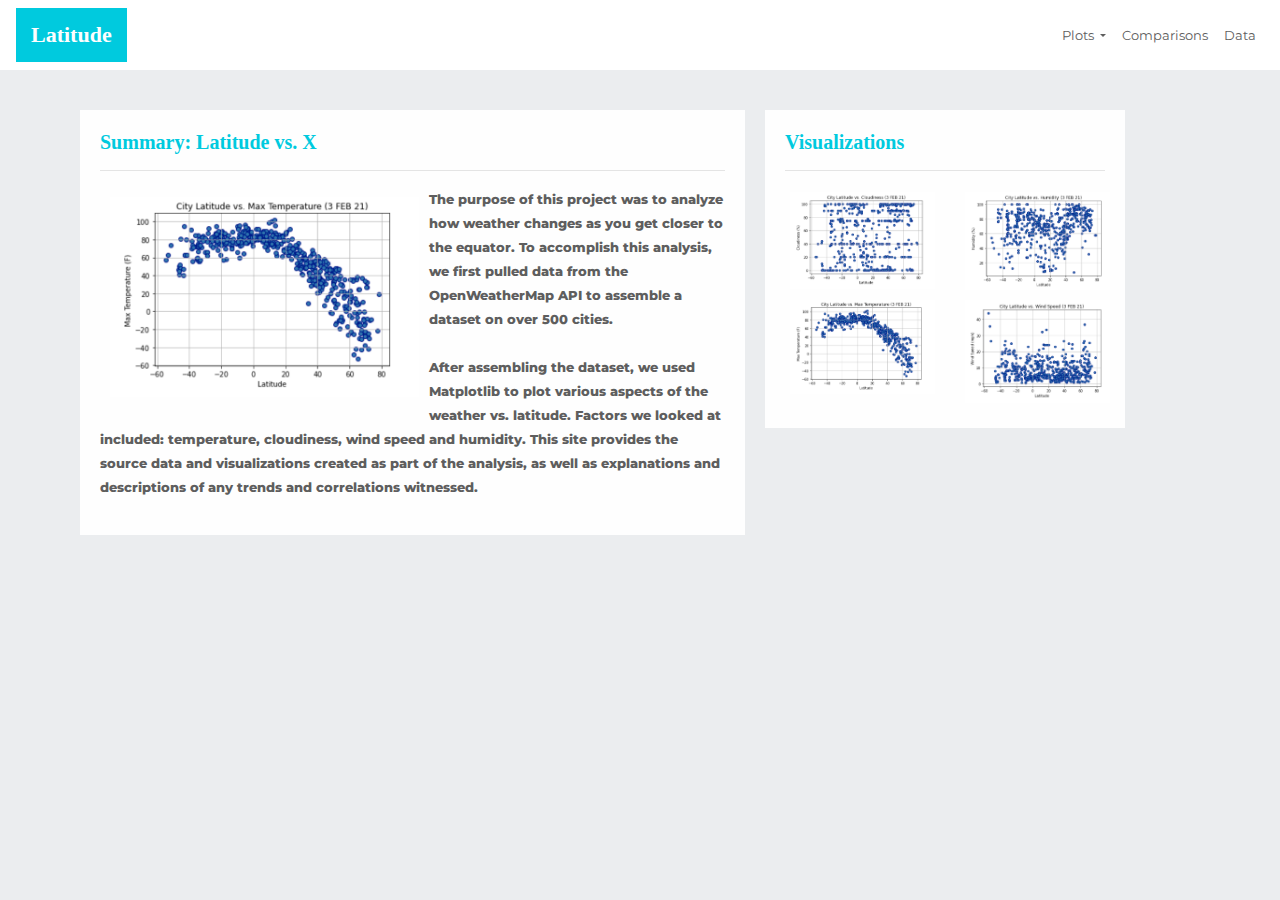
<file: index.html>
<!DOCTYPE html>
<html lang="en">
<head>
  <meta charset="UTF-8">
  <title>Web Design Challenge</title>
  <link rel="stylesheet" href="https://stackpath.bootstrapcdn.com/bootstrap/4.3.1/css/bootstrap.min.css" integrity="sha384-ggOyR0iXCbMQv3Xipma34MD+dH/1fQ784/j6cY/iJTQUOhcWr7x9JvoRxT2MZw1T" crossorigin="anonymous">
  <link rel="stylesheet" href="style.css">
  <link rel="preconnect" href="https://fonts.gstatic.com">
  <link href="https://fonts.googleapis.com/css2?family=Montserrat&display=swap" rel="stylesheet">
</head>
<body>
    <nav class="navbar navbar-expand-lg navbar-white bg-white">
        <div class="d-flex">
            <a class="navbar-brand" href="#">
                Latitude
            </a>
            <button class="navbar-toggler" type="button" data-toggle="collapse" data-target="#" aria-controls="navbarToggler" aria-expanded="false" aria-label="Toggle navigation">
                <span class="navbar-toggler-icon"></span>
            </button>
        </div>
        <div class="collapse navbar-collapse flex-grow-1">
        </div>
        <button type="button" class="navbar-toggler collapsed ml-auto" data-toggle="collapse" role="button" aria-pressed="false" data-target="#menu_items">
            <div class="hamburger"></div>
            <div class="hamburger"></div>
            <div class="hamburger"></div>
        </button>
        <div class="collapse navbar-collapse flex-grow-1" id="menu_items">
            <ul class="navbar-nav ml-auto flex-nowrap">
                <li class="nav-item dropdown">
                    <a class="nav-link dropdown-toggle" href="#" id="navbarDropdown" role="button" data-toggle="dropdown" aria-haspopup="true" aria-expanded="false">
                      Plots
                    </a>
                    <div class="dropdown-menu" aria-labelledby="navbarDropdown">
                      <a class="dropdown-item" href="./max_temp.html">Max Temperature</a>
                      <a class="dropdown-item" href="./humidity.html">Humidity</a>
                      <a class="dropdown-item" href="./cloudiness.html">Cloudiness</a>
                      <a class="dropdown-item" href="./wind.html">Wind Speed</a>
                    </div>
                </li>
                <li class="nav-item">
                    <a class="nav-link" href="./comparisons.html" type="button">
                        Comparisons
                    </a>
                </li>
                <li class="nav-item">
                    <a class="nav-link" href="./data.html" type="button">
                        Data
                    </a>
                </li>
            </ul>
        </div>
    </nav>
    
    <div class="container">
        <div class="row">
            <div class="col-12 col-lg-7 box">
                <h1>Summary: Latitude vs. X</h1>
                <hr>
                <img src="./Images/city_lat_vs_max_temp.PNG" alt="Scatter plot depicting city latitude 
                versus max temperature" class="summary-image"/>
                <p>The purpose of this project was to analyze how weather changes as you get closer to the 
                    equator. To accomplish this analysis, we first pulled data from the OpenWeatherMap API to 
                    assemble a dataset on over 500 cities.<br><br> After assembling the dataset, we used Matplotlib
                    to plot various aspects of the weather vs. latitude. Factors we looked at included:
                    temperature, cloudiness, wind speed and humidity. This site provides the source data and
                    visualizations created as part of the analysis, as well as explanations and descriptions
                    of any trends and correlations witnessed.
                </p>
            </div>
            <div class="col-12 col-lg-4">
                <div class="row">
                    <div class="col box">
                        <h1>Visualizations</h1>
                        <hr>
                        <div class="row">
                            <div class="col-3 col-lg-6">
                                <a href="./cloudiness.html"><img src="./Images/city_lat_vs_cloudiness.PNG" alt="Scatter plot depicting city latitude versus cloudiness" class="nested-image"/>
                            </div>
                            <div class="col-3 col-lg-6">
                                <a href="./humidity.html"><img src="./Images/city_lat_vs_humidity.PNG" alt="Scatter plot depicting city latitude versus humidity" class="nested-image"/>
                            </div>
                            <div class="col-3 col-lg-6">
                                <a href="./max_temp.html"><img src="./Images/city_lat_vs_max_temp.PNG" alt="Scatter plot depicting city latitude versus max temperature" class="nested-image"/>
                            </div>
                            <div class="col-3 col-lg-6">
                                <a href="./wind.html"><img src="./Images/city_lat_vs_wind_speed.PNG" alt="Scatter plot depicting city latitude versus wind speeds" class="nested-image"/>
                            </div>
                        </div>
                    </div>
                </div>
                <div class="row"></div>
            </div>
        </div>
    </div>    
<script src="https://code.jquery.com/jquery-3.3.1.slim.min.js" integrity="sha384-q8i/X+965DzO0rT7abK41JStQIAqVgRVzpbzo5smXKp4YfRvH+8abtTE1Pi6jizo" crossorigin="anonymous"></script>
<script src="https://cdnjs.cloudflare.com/ajax/libs/popper.js/1.14.7/umd/popper.min.js" integrity="sha384-UO2eT0CpHqdSJQ6hJty5KVphtPhzWj9WO1clHTMGa3JDZwrnQq4sF86dIHNDz0W1" crossorigin="anonymous"></script>
<script src="https://stackpath.bootstrapcdn.com/bootstrap/4.3.1/js/bootstrap.min.js" integrity="sha384-JjSmVgyd0p3pXB1rRibZUAYoIIy6OrQ6VrjIEaFf/nJGzIxFDsf4x0xIM+B07jRM" crossorigin="anonymous"></script>
<script src="https://cdnjs.cloudflare.com/ajax/libs/jquery/2.1.3/jquery.min.js"></script>
<script src="https://cdnjs.cloudflare.com/ajax/libs/twitter-bootstrap/3.3.7/js/bootstrap.min.js"></script>


</body>

</html>
</file>
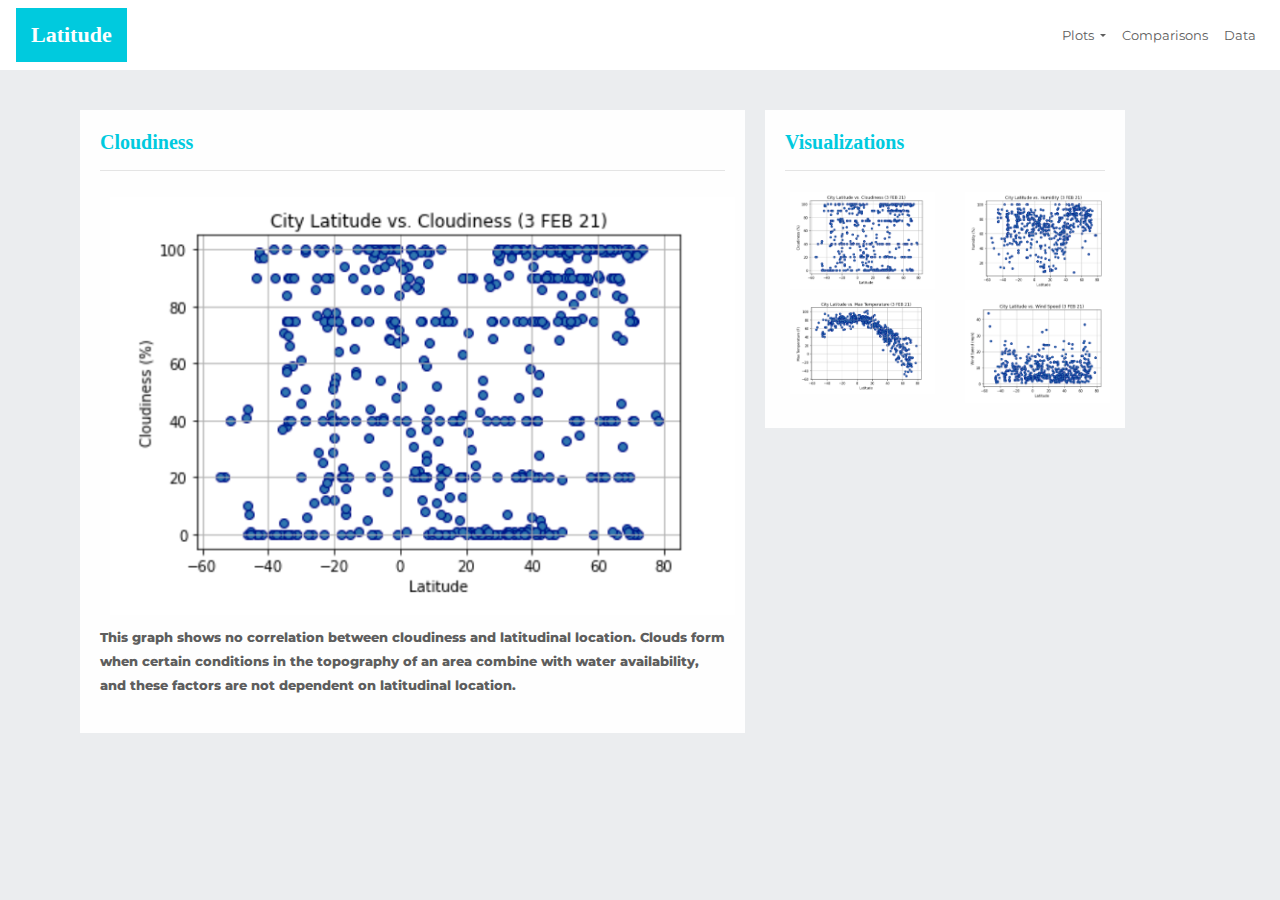
<file: cloudiness.html>
<!DOCTYPE html>
<html lang="en">

<head>
  <meta charset="UTF-8">
  <title>Web Design Challenge</title>
  <link rel="stylesheet" href="https://stackpath.bootstrapcdn.com/bootstrap/4.3.1/css/bootstrap.min.css" integrity="sha384-ggOyR0iXCbMQv3Xipma34MD+dH/1fQ784/j6cY/iJTQUOhcWr7x9JvoRxT2MZw1T" crossorigin="anonymous">
  <link rel="stylesheet" href="style.css">
  <link rel="preconnect" href="https://fonts.gstatic.com">
  <link href="https://fonts.googleapis.com/css2?family=Montserrat&display=swap" rel="stylesheet">
</head>

<body>

    <nav class="navbar navbar-expand-lg navbar-white bg-white">
        <div class="d-flex">
            <a class="navbar-brand" href="./index.html">
                Latitude
            </a>
            <button class="navbar-toggler" type="button" data-toggle="collapse" data-target="#" aria-controls="navbarToggler" aria-expanded="false" aria-label="Toggle navigation">
                <span class="navbar-toggler-icon"></span>
            </button>
        </div>
        <button type="button" class="navbar-toggler collapsed ml-auto" data-toggle="collapse" role="button" aria-pressed="false" data-target="#menu_items">
            <div class="hamburger"></div>
            <div class="hamburger"></div>
            <div class="hamburger"></div>
        </button>
        <div class="collapse navbar-collapse flex-grow-1" id="menu_items">
            <ul class="navbar-nav ml-auto flex-nowrap">
                <li class="nav-item dropdown">
                    <a class="nav-link dropdown-toggle" href="#" id="navbarDropdown" role="button" data-toggle="dropdown" aria-haspopup="true" aria-expanded="false">
                      Plots
                    </a>
                    <div class="dropdown-menu" aria-labelledby="navbarDropdown">
                      <a class="dropdown-item" href="./max_temp.html">Max Temperature</a>
                      <a class="dropdown-item" href="./humidity.html">Humidity</a>
                      <a class="dropdown-item" href="./cloudiness.html">Cloudiness</a>
                      <a class="dropdown-item" href="./wind.html">Wind Speed</a>
                    </div>
                </li>
                <li class="nav-item">
                    <a class="nav-link" href="./comparisons.html" type="button">
                        Comparisons
                    </a>
                </li>
                <li class="nav-item">
                    <a class="nav-link" href="./data.html" type="button">
                        Data
                    </a>
                </li>
            </ul>
        </div>
    </nav>

    <div class="container">
        <div class="row">
            <div class="col-12 col-lg-7 box">
                <div class="row">
                    <div class="col">
                        <h1>Cloudiness</h1>
                        <hr>
                        <img src="./Images/city_lat_vs_cloudiness.PNG" alt="Scatter plot depicting city latitude 
                        versus cloudiness" class="image"/>
                    </div>
                </div>
                <div class="row">
                    <div class="col">
                        <p>This graph shows no correlation between cloudiness and latitudinal location.
                            Clouds form when certain conditions in the topography of an area combine with water availability,
                            and these factors are not dependent on latitudinal location. 
                        </p>
                    </div>
                </div>
            </div>
            <div class="col-12 col-lg-4">
                <div class="row">
                    <div class="col box">
                        <h1>Visualizations</h1>
                        <hr>
                        <div class="row">
                            <div class="col-3 col-lg-6">
                                <a href="./cloudiness.html"><img src="./Images/city_lat_vs_cloudiness.PNG" alt="Scatter plot depicting city latitude versus cloudiness" class="nested-image"/>
                            </div>
                            <div class="col-3 col-lg-6">
                                <a href="./humidity.html"><img src="./Images/city_lat_vs_humidity.PNG" alt="Scatter plot depicting city latitude versus humidity" class="nested-image"/>
                            </div>
                            <div class="col-3 col-lg-6">
                                <a href="./max_temp.html"><img src="./Images/city_lat_vs_max_temp.PNG" alt="Scatter plot depicting city latitude versus max temperature" class="nested-image"/>
                            </div>
                            <div class="col-3 col-lg-6">
                                <a href="./wind.html"><img src="./Images/city_lat_vs_wind_speed.PNG" alt="Scatter plot depicting city latitude versus wind speeds" class="nested-image"/>
                            </div>
                        </div>
                    </div>
                </div>
                <div class="row">
                </div>
            </div>
        </div>
    </div>    





<script src="https://code.jquery.com/jquery-3.3.1.slim.min.js" integrity="sha384-q8i/X+965DzO0rT7abK41JStQIAqVgRVzpbzo5smXKp4YfRvH+8abtTE1Pi6jizo" crossorigin="anonymous"></script>
<script src="https://cdnjs.cloudflare.com/ajax/libs/popper.js/1.14.7/umd/popper.min.js" integrity="sha384-UO2eT0CpHqdSJQ6hJty5KVphtPhzWj9WO1clHTMGa3JDZwrnQq4sF86dIHNDz0W1" crossorigin="anonymous"></script>
<script src="https://stackpath.bootstrapcdn.com/bootstrap/4.3.1/js/bootstrap.min.js" integrity="sha384-JjSmVgyd0p3pXB1rRibZUAYoIIy6OrQ6VrjIEaFf/nJGzIxFDsf4x0xIM+B07jRM" crossorigin="anonymous"></script>
        
</body>
        
</html>
</file>
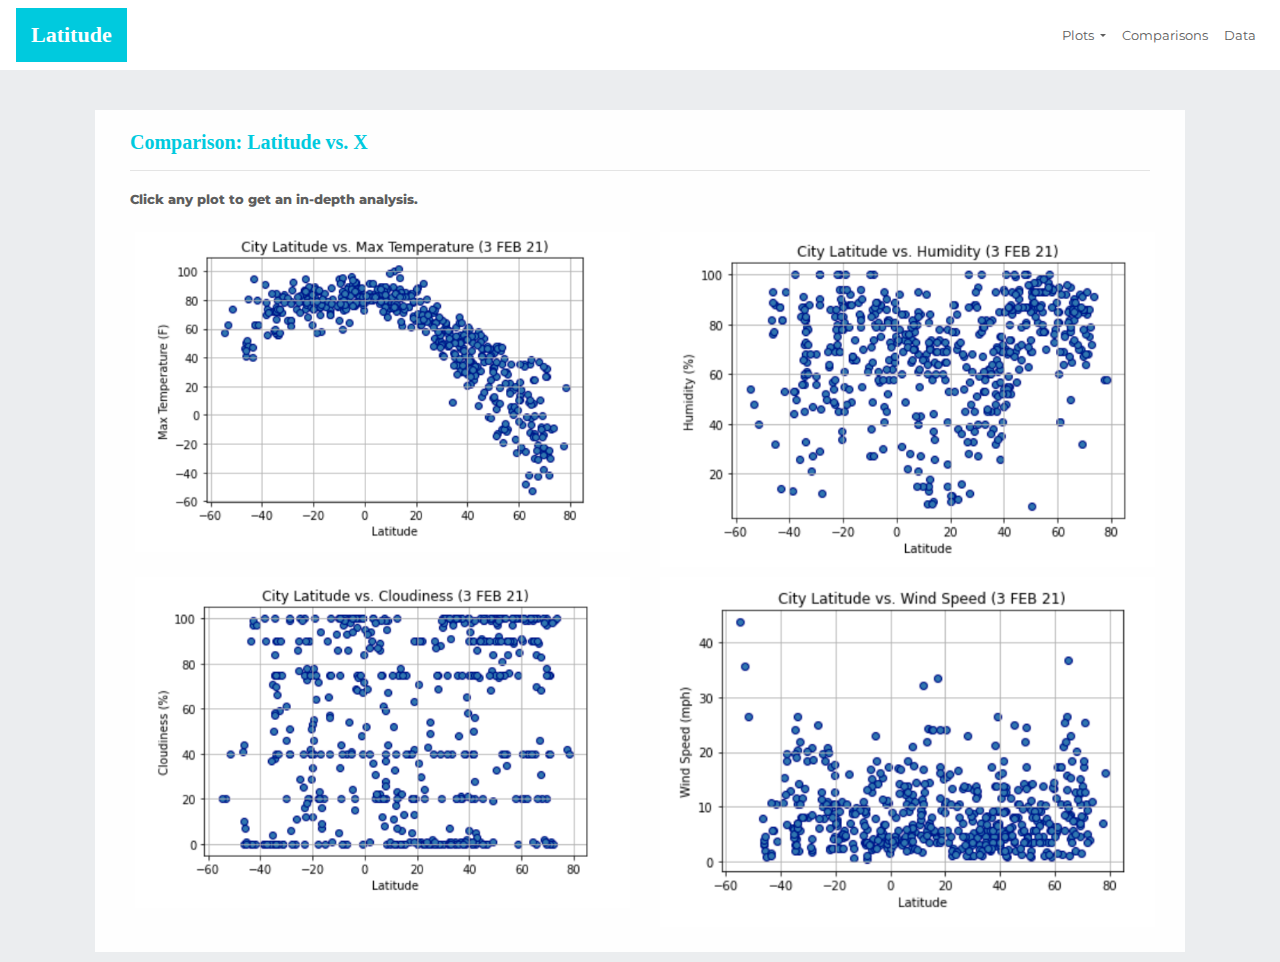
<file: comparisons.html>
<!DOCTYPE html>
<html lang="en">

<head>
  <meta charset="UTF-8">
  <title>Web Design Challenge</title>
  <link rel="stylesheet" href="https://stackpath.bootstrapcdn.com/bootstrap/4.3.1/css/bootstrap.min.css" integrity="sha384-ggOyR0iXCbMQv3Xipma34MD+dH/1fQ784/j6cY/iJTQUOhcWr7x9JvoRxT2MZw1T" crossorigin="anonymous">
  <link rel="stylesheet" href="style.css">
  <link rel="preconnect" href="https://fonts.gstatic.com">
  <link href="https://fonts.googleapis.com/css2?family=Montserrat&display=swap" rel="stylesheet">
</head>

<body>

    <nav class="navbar navbar-expand-lg navbar-white bg-white">
        <div class="d-flex">
            <a class="navbar-brand" href="./index.html">
                Latitude
            </a>
            <button class="navbar-toggler" type="button" data-toggle="collapse" data-target="#" aria-controls="navbarToggler" aria-expanded="false" aria-label="Toggle navigation">
                <span class="navbar-toggler-icon"></span>
            </button>
        </div>
        <button type="button" class="navbar-toggler collapsed ml-auto" data-toggle="collapse" role="button" aria-pressed="false" data-target="#menu_items">
            <div class="hamburger"></div>
            <div class="hamburger"></div>
            <div class="hamburger"></div>
        </button>
        <div class="collapse navbar-collapse flex-grow-1" id="menu_items">
            <ul class="navbar-nav ml-auto flex-nowrap">
                <li class="nav-item dropdown">
                    <a class="nav-link dropdown-toggle" href="#" id="navbarDropdown" role="button" data-toggle="dropdown" aria-haspopup="true" aria-expanded="false">
                      Plots
                    </a>
                    <div class="dropdown-menu" aria-labelledby="navbarDropdown">
                      <a class="dropdown-item" href="./max_temp.html">Max Temperature</a>
                      <a class="dropdown-item" href="./humidity.html">Humidity</a>
                      <a class="dropdown-item" href="./cloudiness.html">Cloudiness</a>
                      <a class="dropdown-item" href="./wind.html">Wind Speed</a>
                    </div>
                </li>
                <li class="nav-item">
                    <a class="nav-link" href="./comparisons.html" type="button">
                        Comparisons
                    </a>
                </li>
                <li class="nav-item">
                    <a class="nav-link" href="./data.html" type="button">
                        Data
                    </a>
                </li>
            </ul>
        </div>
    </nav>

    <div class="container">
        <div class="row box">
            <div class="col-12">
                <h1>Comparison: Latitude vs. X</h1>
                <hr>
                <p>Click any plot to get an in-depth analysis.</p>
            </div>
            <div class="col-12">
                <div class="row">
                    <div class="col-12 col-md-6">
                        <a href="./max_temp.html"><img src="./Images/city_lat_vs_max_temp.PNG" alt="Scatter plot depicting city latitude versus max temperature" class="nested-image"/>
                    </div>
                    <div class="col-12 col-md-6">
                        <a href="./humidity.html"><img src="./Images/city_lat_vs_humidity.PNG" alt="Scatter plot depicting city latitude versus humidity" class="nested-image"/>
                    </div>
                </div>
                <div class="row">
                    <div class="col-12 col-md-6">
                        <a href="./cloudiness.html"><img src="./Images/city_lat_vs_cloudiness.PNG" alt="Scatter plot depicting city latitude versus cloudiness" class="nested-image"/>
                    </div>
                    <div class="col-12 col-md-6">
                        <a href="./wind.html"><img src="./Images/city_lat_vs_wind_speed.PNG" alt="Scatter plot depicting city latitude versus wind speeds" class="nested-image"/>
                    </div>
                </div>
            </div>
        </div>
    </div>

<script src="https://code.jquery.com/jquery-3.3.1.slim.min.js" integrity="sha384-q8i/X+965DzO0rT7abK41JStQIAqVgRVzpbzo5smXKp4YfRvH+8abtTE1Pi6jizo" crossorigin="anonymous"></script>
<script src="https://cdnjs.cloudflare.com/ajax/libs/popper.js/1.14.7/umd/popper.min.js" integrity="sha384-UO2eT0CpHqdSJQ6hJty5KVphtPhzWj9WO1clHTMGa3JDZwrnQq4sF86dIHNDz0W1" crossorigin="anonymous"></script>
<script src="https://stackpath.bootstrapcdn.com/bootstrap/4.3.1/js/bootstrap.min.js" integrity="sha384-JjSmVgyd0p3pXB1rRibZUAYoIIy6OrQ6VrjIEaFf/nJGzIxFDsf4x0xIM+B07jRM" crossorigin="anonymous"></script>
        
</body>
        
</html>
</file>
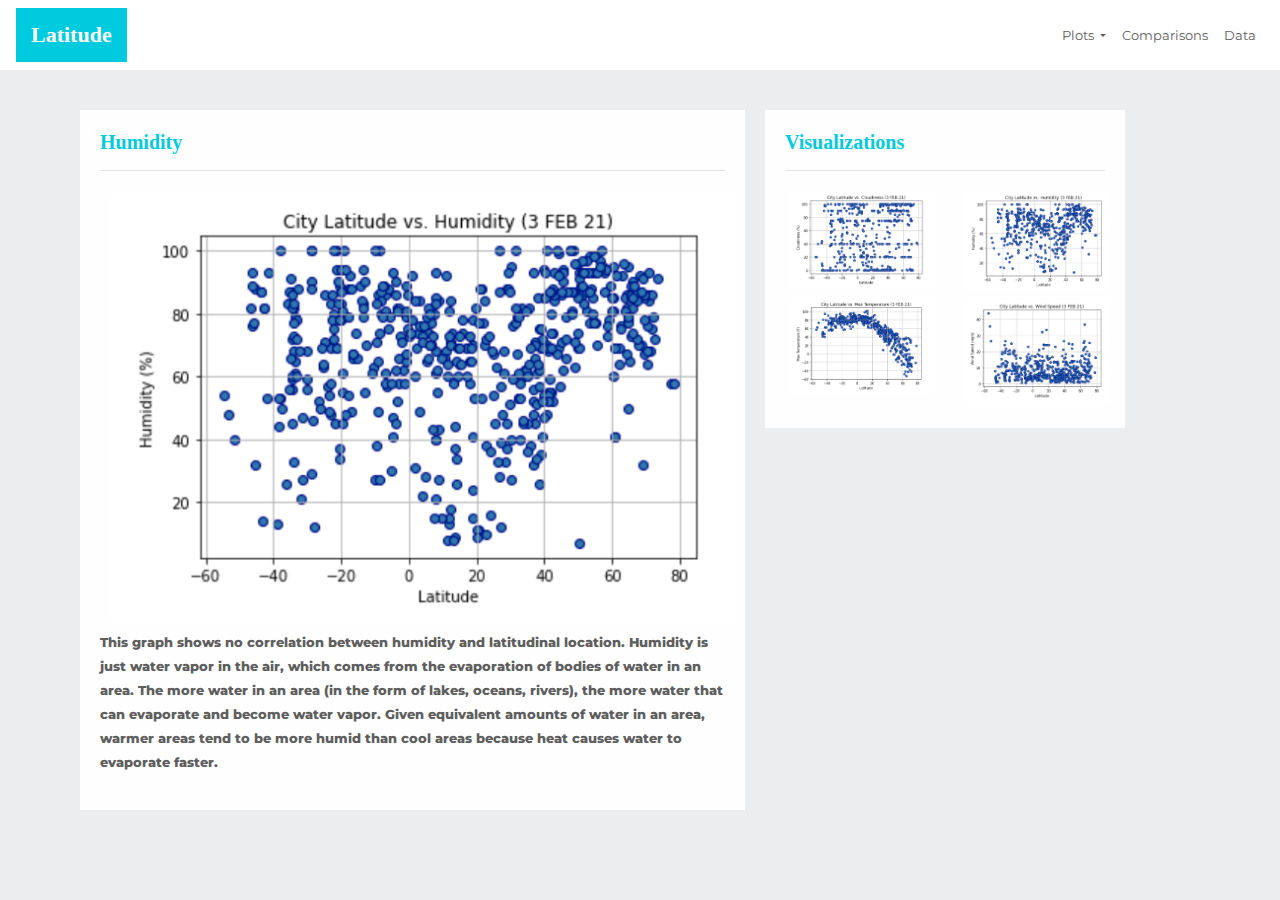
<file: humidity.html>
<!DOCTYPE html>
<html lang="en">

<head>
  <meta charset="UTF-8">
  <title>Web Design Challenge</title>
  <link rel="stylesheet" href="https://stackpath.bootstrapcdn.com/bootstrap/4.3.1/css/bootstrap.min.css" integrity="sha384-ggOyR0iXCbMQv3Xipma34MD+dH/1fQ784/j6cY/iJTQUOhcWr7x9JvoRxT2MZw1T" crossorigin="anonymous">
  <link rel="stylesheet" href="style.css">
  <link rel="preconnect" href="https://fonts.gstatic.com">
  <link href="https://fonts.googleapis.com/css2?family=Montserrat&display=swap" rel="stylesheet">
</head>

<body>

    <nav class="navbar navbar-expand-lg navbar-white bg-white">
        <div class="d-flex">
            <a class="navbar-brand" href="./index.html">
                Latitude
            </a>
            <button class="navbar-toggler" type="button" data-toggle="collapse" data-target="#" aria-controls="navbarToggler" aria-expanded="false" aria-label="Toggle navigation">
                <span class="navbar-toggler-icon"></span>
            </button>
        </div>
        <button type="button" class="navbar-toggler collapsed ml-auto" data-toggle="collapse" role="button" aria-pressed="false" data-target="#menu_items">
            <div class="hamburger"></div>
            <div class="hamburger"></div>
            <div class="hamburger"></div>
        </button>
        <div class="collapse navbar-collapse flex-grow-1" id="menu_items">
            <ul class="navbar-nav ml-auto flex-nowrap">
                <li class="nav-item dropdown">
                    <a class="nav-link dropdown-toggle" href="#" id="navbarDropdown" role="button" data-toggle="dropdown" aria-haspopup="true" aria-expanded="false">
                      Plots
                    </a>
                    <div class="dropdown-menu" aria-labelledby="navbarDropdown">
                      <a class="dropdown-item" href="./max_temp.html">Max Temperature</a>
                      <a class="dropdown-item" href="./humidity.html">Humidity</a>
                      <a class="dropdown-item" href="./cloudiness.html">Cloudiness</a>
                      <a class="dropdown-item" href="./wind.html">Wind Speed</a>
                    </div>
                </li>
                <li class="nav-item">
                    <a class="nav-link" href="./comparisons.html" type="button">
                        Comparisons
                    </a>
                </li>
                <li class="nav-item">
                    <a class="nav-link" href="./data.html" type="button">
                        Data
                    </a>
                </li>
            </ul>
        </div>
    </nav>

    <div class="container">
        <div class="row">
            <div class="col-12 col-lg-7 box">
                <div class="row">
                    <div class="col">
                        <h1>Humidity</h1>
                        <hr>
                        <img src="./Images/city_lat_vs_humidity.PNG" alt="Scatter plot depicting city latitude 
                        versus humidity" class="image"/>
                    </div>
                </div>
                <div class="row">
                    <div class="col">
                        <p>This graph shows no correlation between humidity and latitudinal location. Humidity is just
                            water vapor in the air, which comes from the evaporation of bodies of water in an area. The 
                            more water in an area (in the form of lakes, oceans, rivers), the more water that can evaporate
                            and become water vapor. Given equivalent amounts of water in an area, warmer areas tend to be more 
                            humid than cool areas because heat causes water to evaporate faster.
                        </p>
                    </div>
                </div>
            </div>
            <div class="col-12 col-lg-4">
                <div class="row">
                    <div class="col box">
                        <h1>Visualizations</h1>
                        <hr>
                        <div class="row">
                            <div class="col-3 col-lg-6">
                                <a href="./cloudiness.html"><img src="./Images/city_lat_vs_cloudiness.PNG" alt="Scatter plot depicting city latitude versus cloudiness" class="nested-image"/>
                            </div>
                            <div class="col-3 col-lg-6">
                                <a href="./humidity.html"><img src="./Images/city_lat_vs_humidity.PNG" alt="Scatter plot depicting city latitude versus humidity" class="nested-image"/>
                            </div>
                            <div class="col-3 col-lg-6">
                                <a href="./max_temp.html"><img src="./Images/city_lat_vs_max_temp.PNG" alt="Scatter plot depicting city latitude versus max temperature" class="nested-image"/>
                            </div>
                            <div class="col-3 col-lg-6">
                                <a href="./wind.html"><img src="./Images/city_lat_vs_wind_speed.PNG" alt="Scatter plot depicting city latitude versus wind speeds" class="nested-image"/>
                            </div>
                        </div>
                    </div>
                </div>
                <div class="row">
                </div>
            </div>
        </div>
    </div>    





<script src="https://code.jquery.com/jquery-3.3.1.slim.min.js" integrity="sha384-q8i/X+965DzO0rT7abK41JStQIAqVgRVzpbzo5smXKp4YfRvH+8abtTE1Pi6jizo" crossorigin="anonymous"></script>
<script src="https://cdnjs.cloudflare.com/ajax/libs/popper.js/1.14.7/umd/popper.min.js" integrity="sha384-UO2eT0CpHqdSJQ6hJty5KVphtPhzWj9WO1clHTMGa3JDZwrnQq4sF86dIHNDz0W1" crossorigin="anonymous"></script>
<script src="https://stackpath.bootstrapcdn.com/bootstrap/4.3.1/js/bootstrap.min.js" integrity="sha384-JjSmVgyd0p3pXB1rRibZUAYoIIy6OrQ6VrjIEaFf/nJGzIxFDsf4x0xIM+B07jRM" crossorigin="anonymous"></script>
        
</body>
        
</html>
</file>
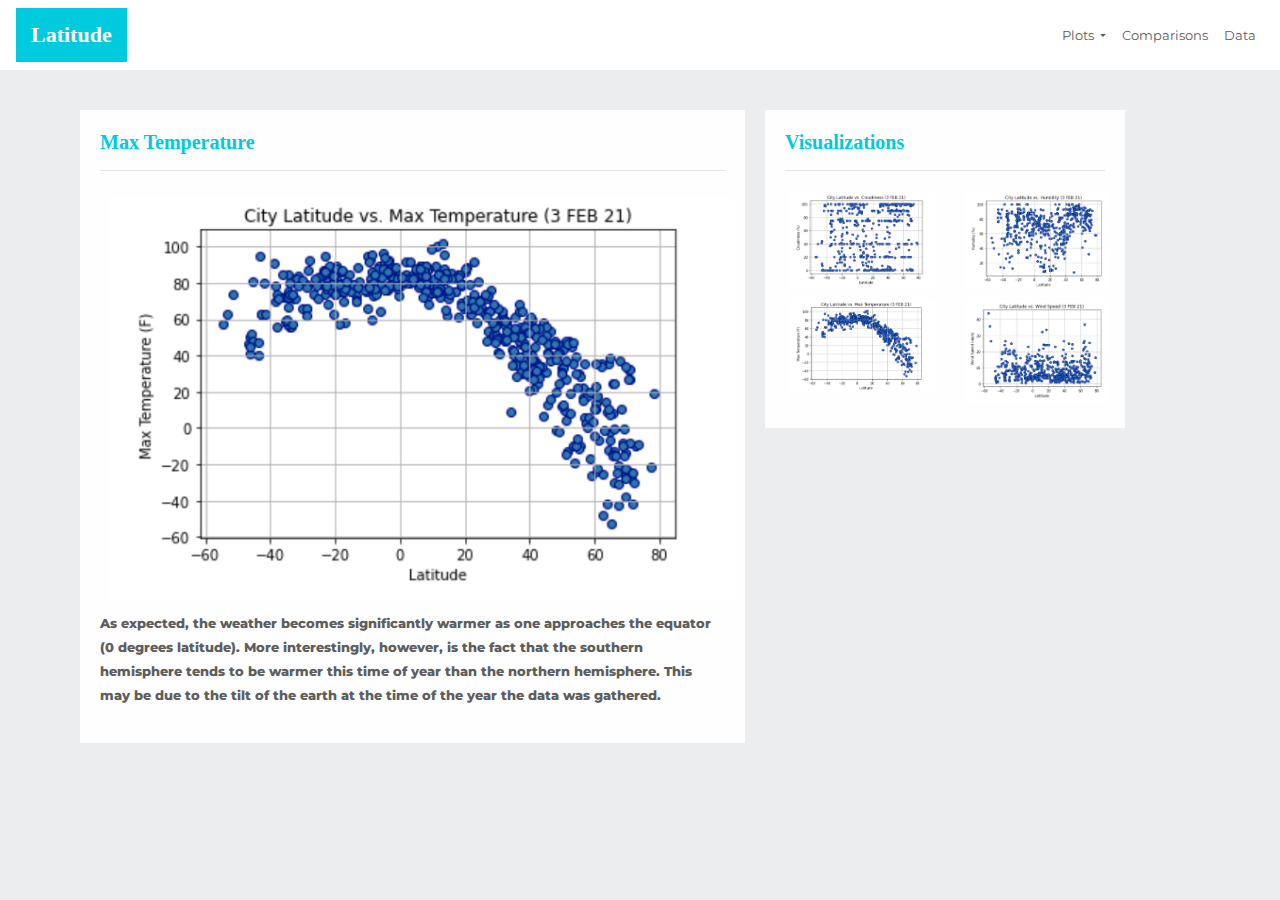
<file: max_temp.html>
<!DOCTYPE html>
<html lang="en">

<head>
  <meta charset="UTF-8">
  <title>Web Design Challenge</title>
  <link rel="stylesheet" href="https://stackpath.bootstrapcdn.com/bootstrap/4.3.1/css/bootstrap.min.css" integrity="sha384-ggOyR0iXCbMQv3Xipma34MD+dH/1fQ784/j6cY/iJTQUOhcWr7x9JvoRxT2MZw1T" crossorigin="anonymous">
  <link rel="stylesheet" href="style.css">
  <link rel="preconnect" href="https://fonts.gstatic.com">
  <link href="https://fonts.googleapis.com/css2?family=Montserrat&display=swap" rel="stylesheet">
</head>

<body>

    <nav class="navbar navbar-expand-lg navbar-white bg-white">
        <div class="d-flex">
            <a class="navbar-brand" href="./index.html">
                Latitude
            </a>
            <button class="navbar-toggler" type="button" data-toggle="collapse" data-target="#" aria-controls="navbarToggler" aria-expanded="false" aria-label="Toggle navigation">
                <span class="navbar-toggler-icon"></span>
            </button>
        </div>
        <button type="button" class="navbar-toggler collapsed ml-auto" data-toggle="collapse" role="button" aria-pressed="false" data-target="#menu_items">
            <div class="hamburger"></div>
            <div class="hamburger"></div>
            <div class="hamburger"></div>
        </button>
        <div class="collapse navbar-collapse flex-grow-1" id="menu_items">
            <ul class="navbar-nav ml-auto flex-nowrap">
                <li class="nav-item dropdown">
                    <a class="nav-link dropdown-toggle" href="#" id="navbarDropdown" role="button" data-toggle="dropdown" aria-haspopup="true" aria-expanded="false">
                      Plots
                    </a>
                    <div class="dropdown-menu" aria-labelledby="navbarDropdown">
                      <a class="dropdown-item" href="./max_temp.html">Max Temperature</a>
                      <a class="dropdown-item" href="./humidity.html">Humidity</a>
                      <a class="dropdown-item" href="./cloudiness.html">Cloudiness</a>
                      <a class="dropdown-item" href="./wind.html">Wind Speed</a>
                    </div>
                </li>
                <li class="nav-item">
                    <a class="nav-link" href="./comparisons.html" type="button">
                        Comparisons
                    </a>
                </li>
                <li class="nav-item">
                    <a class="nav-link" href="./data.html" type="button">
                        Data
                    </a>
                </li>
            </ul>
        </div>
    </nav>

    <div class="container">
        <div class="row">
            <div class="col-12 col-lg-7 box">
                <div class="row">
                    <div class="col">
                        <h1>Max Temperature</h1>
                        <hr>
                        <img src="./Images/city_lat_vs_max_temp.PNG" alt="Scatter plot depicting city latitude 
                        versus max temperature" class="image"/>
                    </div>
                </div>
                <div class="row">
                    <div class="col">
                        <p>As expected, the weather becomes significantly warmer as one approaches the equator (0 degrees latitude). 
                            More interestingly, however, is the fact that the southern hemisphere tends to be warmer this time of year than 
                            the northern hemisphere. This may be due to the tilt of the earth at the time of the year the data was gathered.
                        </p>
                    </div>
                </div>
            </div>
            <div class="col-12 col-lg-4">
                <div class="row">
                    <div class="col box">
                        <h1>Visualizations</h1>
                        <hr>
                        <div class="row">
                            <div class="col-3 col-lg-6">
                                <a href="./cloudiness.html"><img src="./Images/city_lat_vs_cloudiness.PNG" alt="Scatter plot depicting city latitude versus cloudiness" class="nested-image"/>
                            </div>
                            <div class="col-3 col-lg-6">
                                <a href="./humidity.html"><img src="./Images/city_lat_vs_humidity.PNG" alt="Scatter plot depicting city latitude versus humidity" class="nested-image"/>
                            </div>
                            <div class="col-3 col-lg-6">
                                <a href="./max_temp.html"><img src="./Images/city_lat_vs_max_temp.PNG" alt="Scatter plot depicting city latitude versus max temperature" class="nested-image"/>
                            </div>
                            <div class="col-3 col-lg-6">
                                <a href="./wind.html"><img src="./Images/city_lat_vs_wind_speed.PNG" alt="Scatter plot depicting city latitude versus wind speeds" class="nested-image"/>
                            </div>
                        </div>
                    </div>
                </div>
                <div class="row">
                </div>
            </div>
        </div>
    </div>    





<script src="https://code.jquery.com/jquery-3.3.1.slim.min.js" integrity="sha384-q8i/X+965DzO0rT7abK41JStQIAqVgRVzpbzo5smXKp4YfRvH+8abtTE1Pi6jizo" crossorigin="anonymous"></script>
<script src="https://cdnjs.cloudflare.com/ajax/libs/popper.js/1.14.7/umd/popper.min.js" integrity="sha384-UO2eT0CpHqdSJQ6hJty5KVphtPhzWj9WO1clHTMGa3JDZwrnQq4sF86dIHNDz0W1" crossorigin="anonymous"></script>
<script src="https://stackpath.bootstrapcdn.com/bootstrap/4.3.1/js/bootstrap.min.js" integrity="sha384-JjSmVgyd0p3pXB1rRibZUAYoIIy6OrQ6VrjIEaFf/nJGzIxFDsf4x0xIM+B07jRM" crossorigin="anonymous"></script>
        
</body>
        
</html>
</file>
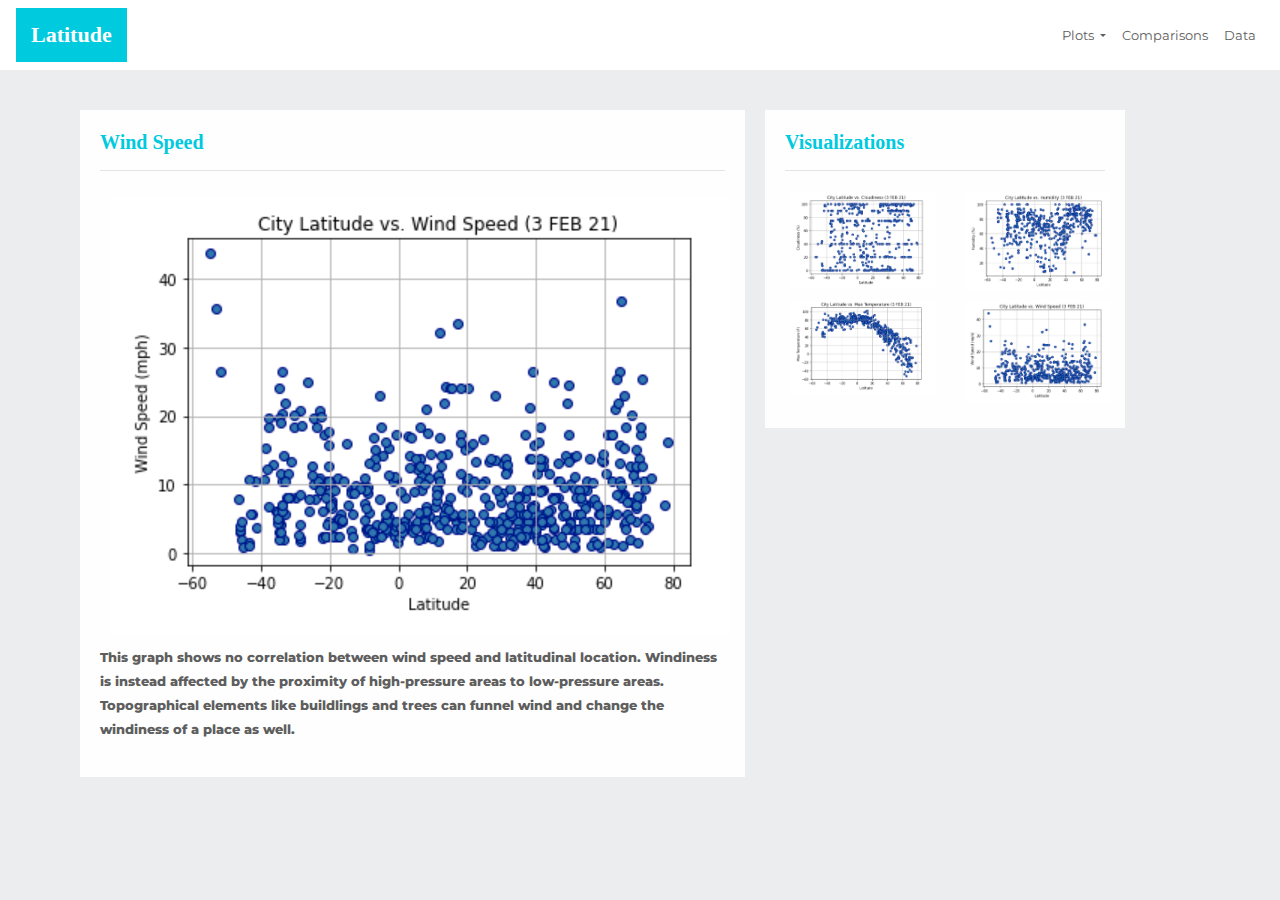
<file: wind.html>
<!DOCTYPE html>
<html lang="en">

<head>
  <meta charset="UTF-8">
  <title>Web Design Challenge</title>
  <link rel="stylesheet" href="https://stackpath.bootstrapcdn.com/bootstrap/4.3.1/css/bootstrap.min.css" integrity="sha384-ggOyR0iXCbMQv3Xipma34MD+dH/1fQ784/j6cY/iJTQUOhcWr7x9JvoRxT2MZw1T" crossorigin="anonymous">
  <link rel="stylesheet" href="style.css">
  <link rel="preconnect" href="https://fonts.gstatic.com">
  <link href="https://fonts.googleapis.com/css2?family=Montserrat&display=swap" rel="stylesheet">
</head>

<body>

    <nav class="navbar navbar-expand-lg navbar-white bg-white">
        <div class="d-flex">
            <a class="navbar-brand" href="./index.html">
                Latitude
            </a>
            <button class="navbar-toggler" type="button" data-toggle="collapse" data-target="#" aria-controls="navbarToggler" aria-expanded="false" aria-label="Toggle navigation">
                <span class="navbar-toggler-icon"></span>
            </button>
        </div>
        <button type="button" class="navbar-toggler collapsed ml-auto" data-toggle="collapse" role="button" aria-pressed="false" data-target="#menu_items">
            <div class="hamburger"></div>
            <div class="hamburger"></div>
            <div class="hamburger"></div>
        </button>
        <div class="collapse navbar-collapse flex-grow-1" id="menu_items">
            <ul class="navbar-nav ml-auto flex-nowrap">
                <li class="nav-item dropdown">
                    <a class="nav-link dropdown-toggle" href="#" id="navbarDropdown" role="button" data-toggle="dropdown" aria-haspopup="true" aria-expanded="false">
                      Plots
                    </a>
                    <div class="dropdown-menu" aria-labelledby="navbarDropdown">
                      <a class="dropdown-item" href="./max_temp.html">Max Temperature</a>
                      <a class="dropdown-item" href="./humidity.html">Humidity</a>
                      <a class="dropdown-item" href="./cloudiness.html">Cloudiness</a>
                      <a class="dropdown-item" href="./wind.html">Wind Speed</a>
                    </div>
                </li>
                <li class="nav-item">
                    <a class="nav-link" href="./comparisons.html" type="button">
                        Comparisons
                    </a>
                </li>
                <li class="nav-item">
                    <a class="nav-link" href="./data.html" type="button">
                        Data
                    </a>
                </li>
            </ul>
        </div>
    </nav>

    <div class="container">
        <div class="row">
            <div class="col-12 col-lg-7 box">
                <div class="row">
                    <div class="col">
                        <h1>Wind Speed</h1>
                        <hr>
                        <img src="./Images/city_lat_vs_wind_speed.PNG" alt="Scatter plot depicting city latitude 
                        versus wind speeds" class="image"/>
                    </div>
                </div>
                <div class="row">
                    <div class="col">
                        <p>This graph shows no correlation between wind speed and latitudinal location. Windiness is
                            instead affected by the proximity of high-pressure areas to low-pressure areas. Topographical
                            elements like buildlings and trees can funnel wind and change the windiness of a place as well.
                        </p>
                    </div>
                </div>
            </div>
            <div class="col-12 col-lg-4">
                <div class="row">
                    <div class="col box">
                        <h1>Visualizations</h1>
                        <hr>
                        <div class="row">
                            <div class="col-3 col-lg-6">
                                <a href="./cloudiness.html"><img src="./Images/city_lat_vs_cloudiness.PNG" alt="Scatter plot depicting city latitude versus cloudiness" class="nested-image"/>
                            </div>
                            <div class="col-3 col-lg-6">
                                <a href="./humidity.html"><img src="./Images/city_lat_vs_humidity.PNG" alt="Scatter plot depicting city latitude versus humidity" class="nested-image"/>
                            </div>
                            <div class="col-3 col-lg-6">
                                <a href="./max_temp.html"><img src="./Images/city_lat_vs_max_temp.PNG" alt="Scatter plot depicting city latitude versus max temperature" class="nested-image"/>
                            </div>
                            <div class="col-3 col-lg-6">
                                <a href="./wind.html"><img src="./Images/city_lat_vs_wind_speed.PNG" alt="Scatter plot depicting city latitude versus wind speeds" class="nested-image"/>
                            </div>
                        </div>
                    </div>
                </div>
                <div class="row">
                </div>
            </div>
        </div>
    </div>    





<script src="https://code.jquery.com/jquery-3.3.1.slim.min.js" integrity="sha384-q8i/X+965DzO0rT7abK41JStQIAqVgRVzpbzo5smXKp4YfRvH+8abtTE1Pi6jizo" crossorigin="anonymous"></script>
<script src="https://cdnjs.cloudflare.com/ajax/libs/popper.js/1.14.7/umd/popper.min.js" integrity="sha384-UO2eT0CpHqdSJQ6hJty5KVphtPhzWj9WO1clHTMGa3JDZwrnQq4sF86dIHNDz0W1" crossorigin="anonymous"></script>
<script src="https://stackpath.bootstrapcdn.com/bootstrap/4.3.1/js/bootstrap.min.js" integrity="sha384-JjSmVgyd0p3pXB1rRibZUAYoIIy6OrQ6VrjIEaFf/nJGzIxFDsf4x0xIM+B07jRM" crossorigin="anonymous"></script>
        
</body>
        
</html>
</file>
<file: style.css>
@media (max-width: 992px) {
    .navbar {
        background-color: #00CADE !important;
    } 
    .nav-item a:hover {
        color: #000000 !important;
        background-color: #5E5E5E; 
    }
    .dropdown-item,
    .nav-link {
    font-family: Montserrat, sans-serif;
    font-size: 15px !important;
    color: #FEFEFE !important;
    font-weight: 800;
    }
    .navbar-brand {
        color: #00CADE !important;
        background-color: #FEFEFE !important;
        }
    

}

@media (min-width: 769px) {
    .navbar-brand.abs
        {
            position: absolute;
            width: 100%;
            left: 0;
            text-align: center;
        }
    }
    
body {
    padding: 0;
    margin: 0;
    font-family: Montserrat, sans-serif;
    line-height: 150%;
    background: #EBEDEF;
  }

.navbar-brand {
    padding: 15px;
    margin: 0px;
    color: #FEFEFE;
    background-color: #00CADE;
    font-family: "Lucida Bright", serif;
    font-size: 22px;
    font-weight: 800;
}

.nav-item a:hover {
    color: #5E5E5E;
    background-color: #DFE0E0; 
}

.navbar-brand:hover {
    box-shadow: 2px 2px #DFE0E0;
}

.dropdown-item,
.nav-link {
    font-family: Montserrat, sans-serif;
    font-size: 13px;
    color: #5E5E5E;
}

button { 
    background-color: transparent; 
    border: none;
    outline: none;
} 

.box {
    height: auto;
    padding: 20px;
    font-weight: 800;
    font-size: 13px;
    color: #5E5E5E;
    background-color: #FEFEFE;
    margin: 10px;
    margin-top: 40px;
  }

h1 {
    font-family: "Lucida Bright", serif;
    color: #00CADE;
    font-size: 20px;
    font-weight: 800;
}

.summary-image {
    margin: 10px;
    height: 200px;
    float: left;
}

.image {
    margin: 10px;
    height: auto;
    max-width: 100%;
}

.nested-image {
    margin: 5px;
    height: auto;
    max-width: 100%;
}

.dropdown-item,
.nav-link {
    font-family: Montserrat, sans-serif;
    font-size: 13px;
    color: #5E5E5E;
}

.embed-responsive-item {
    width: 100%;
    min-height: 500px;
}

.nav-item a:hover {
    color: #5E5E5E;
    background-color: #DFE0E0; 
}

.navbar-brand:hover {
    color: #FEFEFE;
    box-shadow: 2px 2px #DFE0E0;
}

.hamburger {
    width: 25px;
    height: 5px;
    background-color: #FEFEFE;
    margin: 3px 0;
  }
</file>
